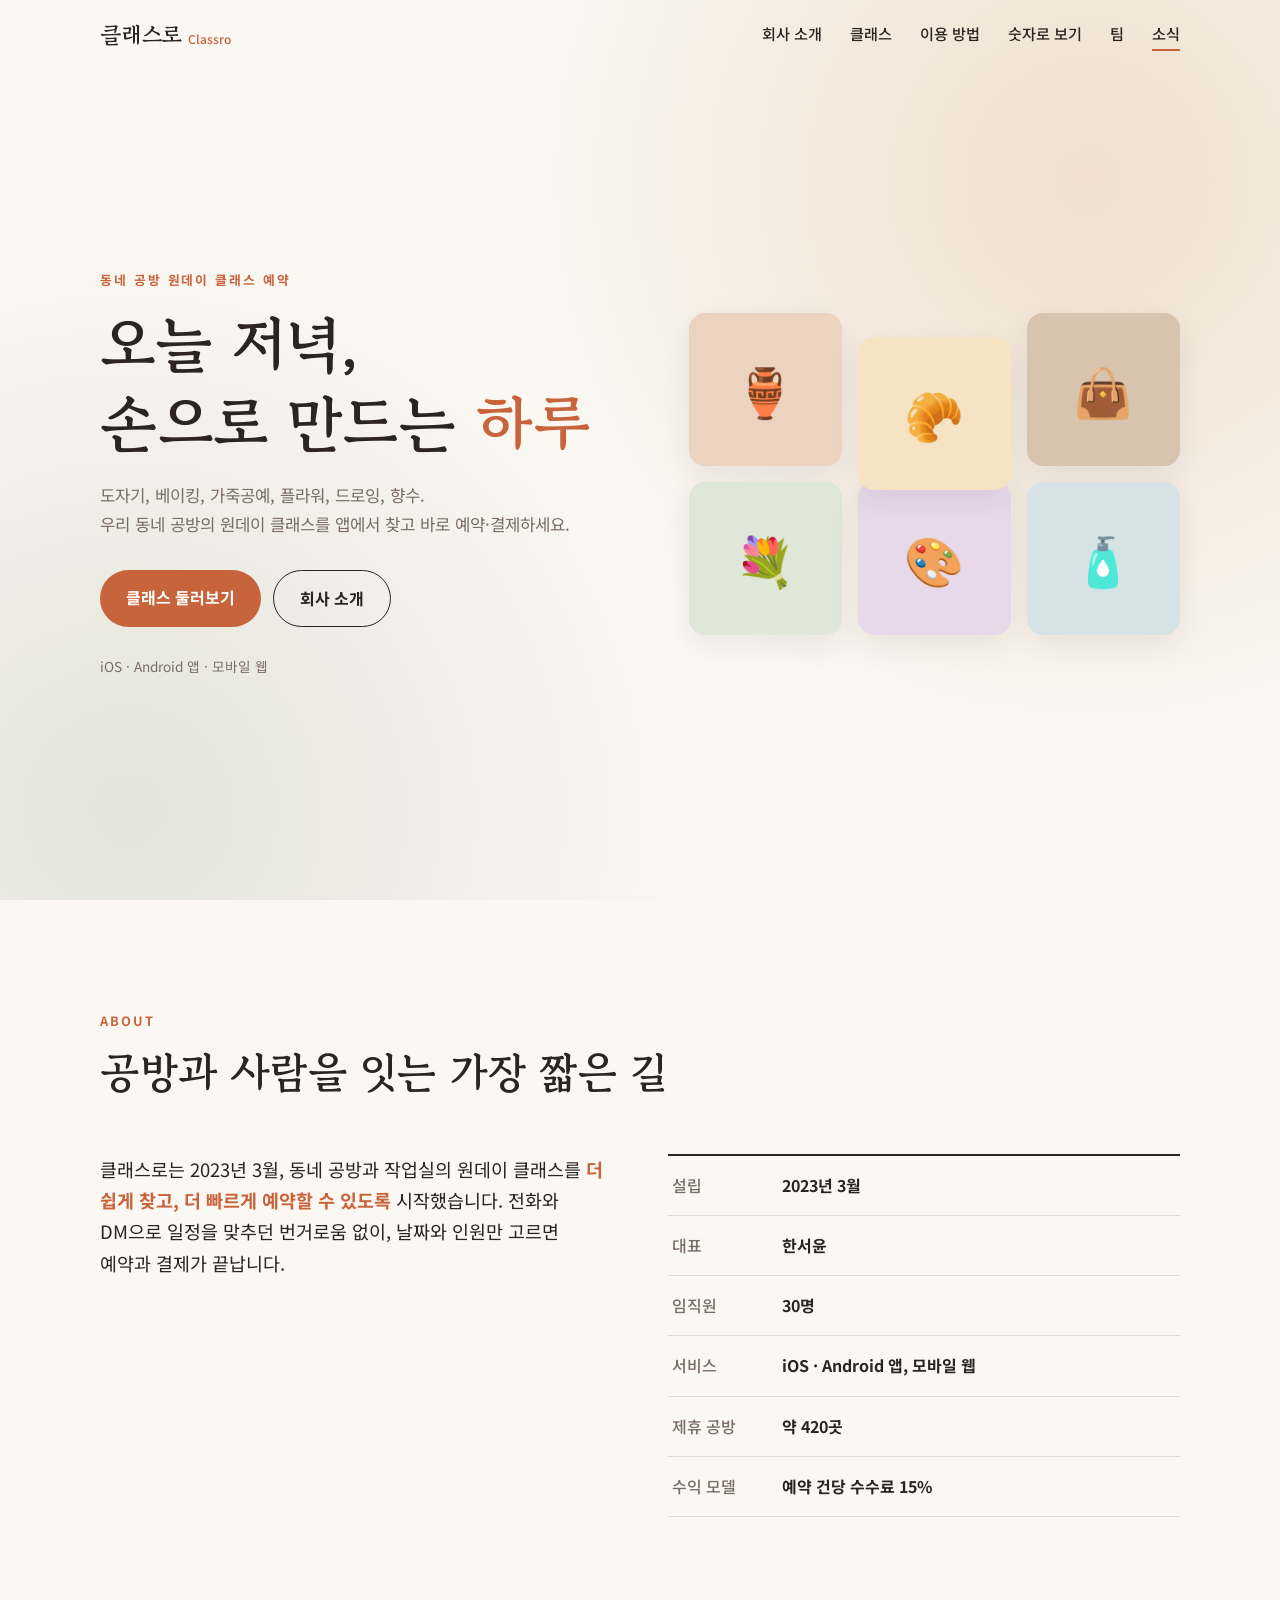
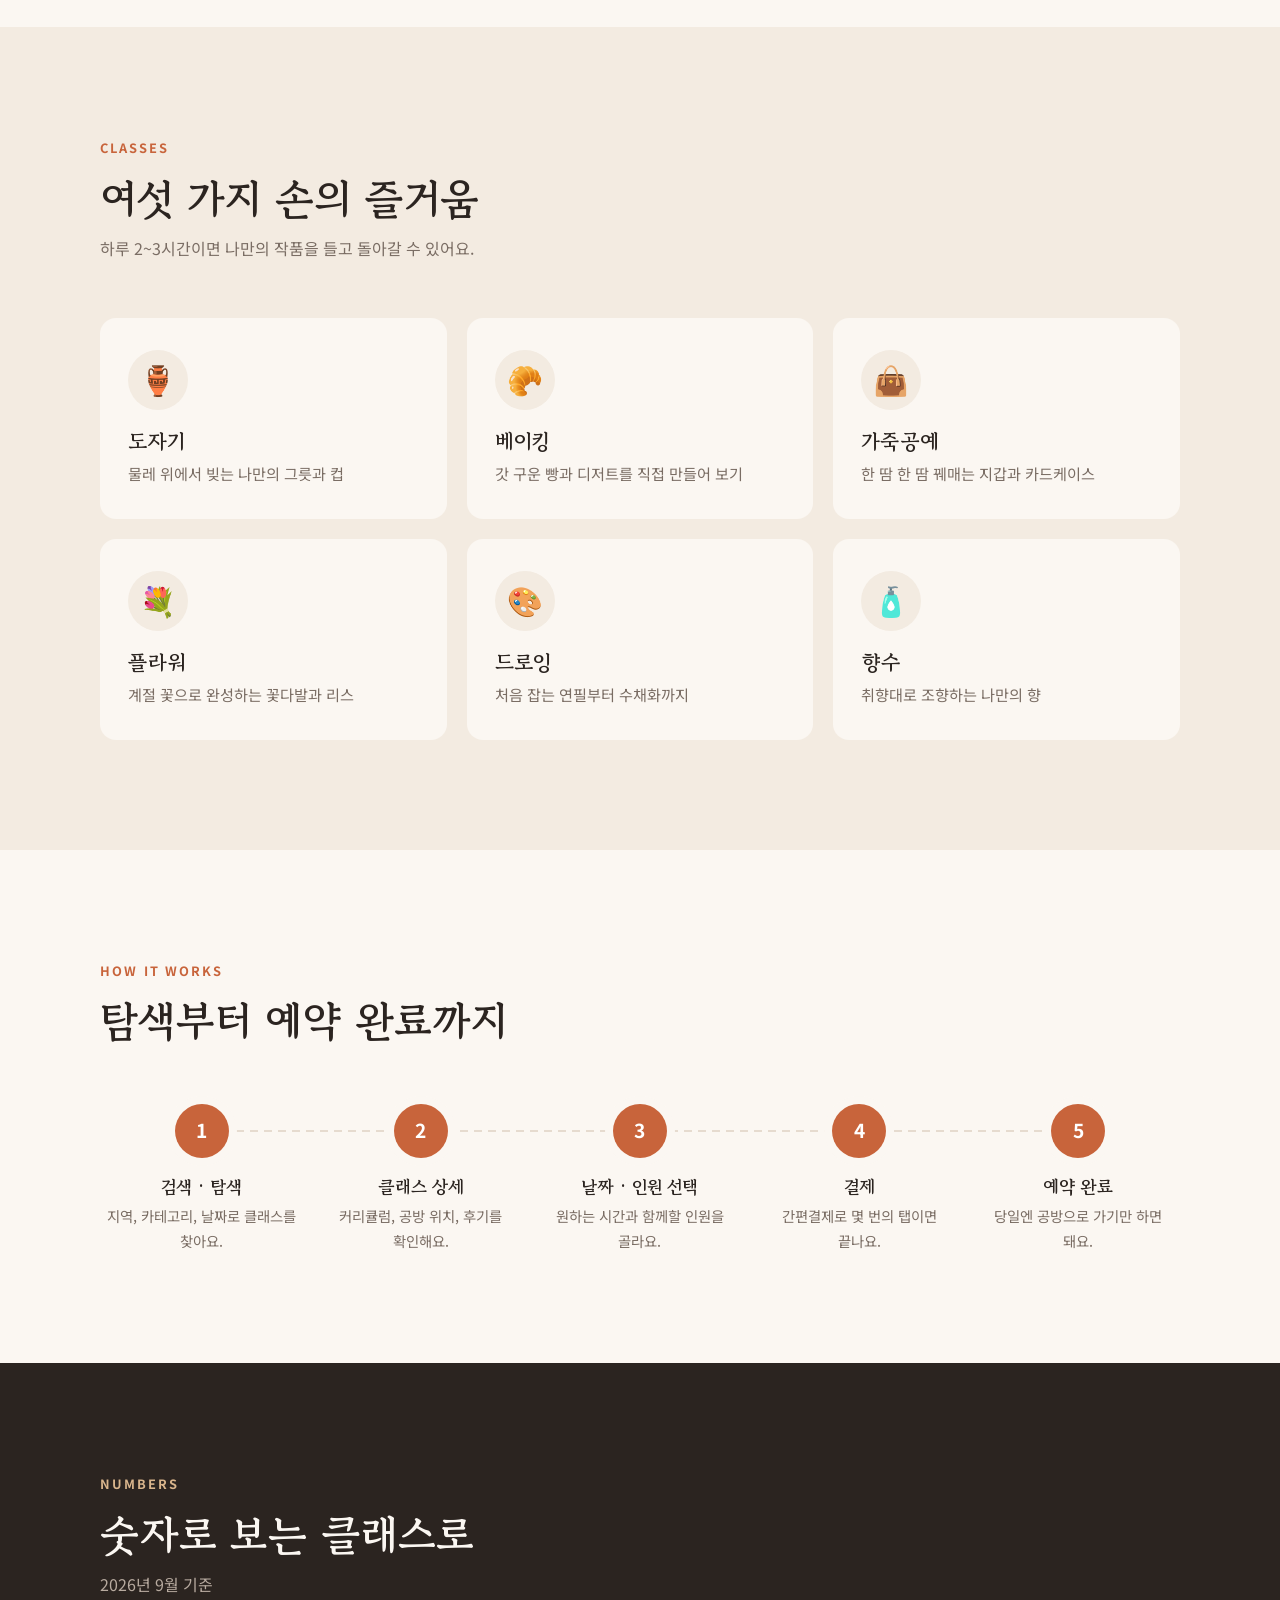
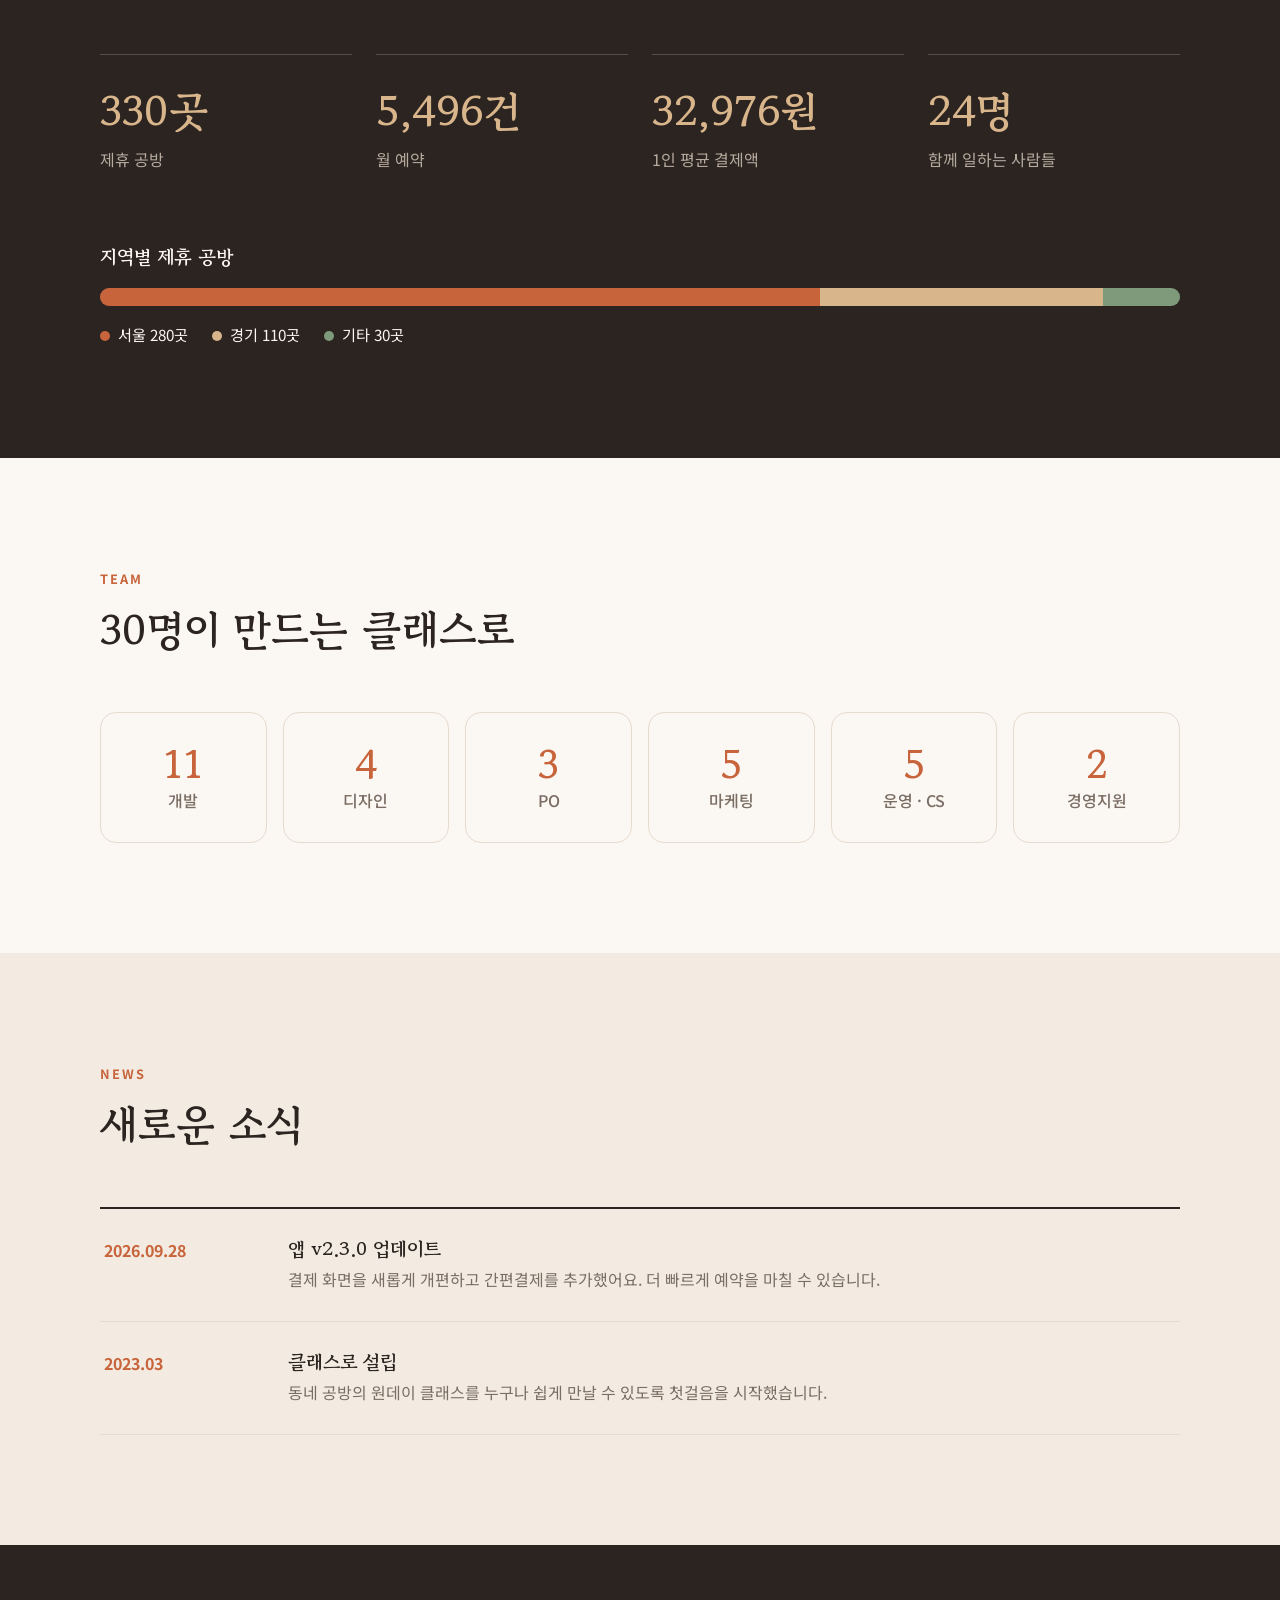
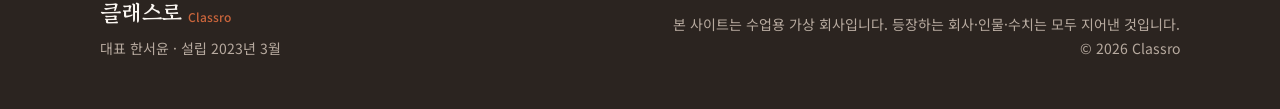
<file: index.html>
<!DOCTYPE html>
<html lang="ko">
<head>
  <meta charset="UTF-8">
  <meta name="viewport" content="width=device-width, initial-scale=1.0">
  <title>클래스로 Classro | 동네 공방 원데이 클래스 예약</title>
  <meta name="description" content="동네 공방·작업실의 원데이 클래스를 앱에서 찾고 바로 예약·결제하는 서비스, 클래스로.">
  <link rel="preconnect" href="https://fonts.googleapis.com">
  <link rel="preconnect" href="https://fonts.gstatic.com" crossorigin>
  <link href="https://fonts.googleapis.com/css2?family=Gowun+Batang:wght@400;700&family=Noto+Sans+KR:wght@400;500;700&display=swap" rel="stylesheet">
  <link rel="stylesheet" href="css/style.css">
</head>
<body>

  <!-- 헤더 -->
  <header class="header" id="header">
    <div class="container header__inner">
      <a href="#top" class="logo">클래스로<span>Classro</span></a>
      <button class="nav-toggle" id="navToggle" aria-label="메뉴 열기" aria-expanded="false">
        <span></span><span></span><span></span>
      </button>
      <nav class="nav" id="nav">
        <a href="#about">회사 소개</a>
        <a href="#classes">클래스</a>
        <a href="#how">이용 방법</a>
        <a href="#numbers">숫자로 보기</a>
        <a href="#team">팀</a>
        <a href="#news">소식</a>
      </nav>
    </div>
  </header>

  <main id="top">
    <!-- 히어로 -->
    <section class="hero">
      <div class="container hero__inner">
        <div class="hero__text reveal">
          <p class="eyebrow">동네 공방 원데이 클래스 예약</p>
          <h1>오늘 저녁,<br>손으로 만드는 <em>하루</em></h1>
          <p class="hero__desc">
            도자기, 베이킹, 가죽공예, 플라워, 드로잉, 향수.<br>
            우리 동네 공방의 원데이 클래스를 앱에서 찾고 바로 예약·결제하세요.
          </p>
          <div class="hero__actions">
            <a href="#classes" class="btn btn--primary">클래스 둘러보기</a>
            <a href="#about" class="btn btn--ghost">회사 소개</a>
          </div>
          <p class="hero__platform">iOS · Android 앱 · 모바일 웹</p>
        </div>
        <div class="hero__visual reveal" aria-hidden="true">
          <div class="tile tile--1">🏺</div>
          <div class="tile tile--2">🥐</div>
          <div class="tile tile--3">👜</div>
          <div class="tile tile--4">💐</div>
          <div class="tile tile--5">🎨</div>
          <div class="tile tile--6">🧴</div>
        </div>
      </div>
    </section>

    <!-- 회사 소개 -->
    <section class="section" id="about">
      <div class="container">
        <div class="section__head reveal">
          <p class="eyebrow">About</p>
          <h2>공방과 사람을 잇는 가장 짧은 길</h2>
        </div>
        <div class="about reveal">
          <p class="about__lead">
            클래스로는 2023년 3월, 동네 공방과 작업실의 원데이 클래스를
            <strong>더 쉽게 찾고, 더 빠르게 예약할 수 있도록</strong> 시작했습니다.
            전화와 DM으로 일정을 맞추던 번거로움 없이, 날짜와 인원만 고르면 예약과 결제가 끝납니다.
          </p>
          <dl class="info-table">
            <div><dt>설립</dt><dd>2023년 3월</dd></div>
            <div><dt>대표</dt><dd>한서윤</dd></div>
            <div><dt>임직원</dt><dd>30명</dd></div>
            <div><dt>서비스</dt><dd>iOS · Android 앱, 모바일 웹</dd></div>
            <div><dt>제휴 공방</dt><dd>약 420곳</dd></div>
            <div><dt>수익 모델</dt><dd>예약 건당 수수료 15%</dd></div>
          </dl>
        </div>
      </div>
    </section>

    <!-- 클래스 카테고리 -->
    <section class="section section--tint" id="classes">
      <div class="container">
        <div class="section__head reveal">
          <p class="eyebrow">Classes</p>
          <h2>여섯 가지 손의 즐거움</h2>
          <p class="section__desc">하루 2~3시간이면 나만의 작품을 들고 돌아갈 수 있어요.</p>
        </div>
        <ul class="category-grid">
          <li class="category reveal"><span class="category__icon">🏺</span><h3>도자기</h3><p>물레 위에서 빚는 나만의 그릇과 컵</p></li>
          <li class="category reveal"><span class="category__icon">🥐</span><h3>베이킹</h3><p>갓 구운 빵과 디저트를 직접 만들어 보기</p></li>
          <li class="category reveal"><span class="category__icon">👜</span><h3>가죽공예</h3><p>한 땀 한 땀 꿰매는 지갑과 카드케이스</p></li>
          <li class="category reveal"><span class="category__icon">💐</span><h3>플라워</h3><p>계절 꽃으로 완성하는 꽃다발과 리스</p></li>
          <li class="category reveal"><span class="category__icon">🎨</span><h3>드로잉</h3><p>처음 잡는 연필부터 수채화까지</p></li>
          <li class="category reveal"><span class="category__icon">🧴</span><h3>향수</h3><p>취향대로 조향하는 나만의 향</p></li>
        </ul>
      </div>
    </section>

    <!-- 이용 방법 -->
    <section class="section" id="how">
      <div class="container">
        <div class="section__head reveal">
          <p class="eyebrow">How it works</p>
          <h2>탐색부터 예약 완료까지</h2>
        </div>
        <ol class="flow">
          <li class="flow__step reveal"><span class="flow__num">1</span><h3>검색 · 탐색</h3><p>지역, 카테고리, 날짜로 클래스를 찾아요.</p></li>
          <li class="flow__step reveal"><span class="flow__num">2</span><h3>클래스 상세</h3><p>커리큘럼, 공방 위치, 후기를 확인해요.</p></li>
          <li class="flow__step reveal"><span class="flow__num">3</span><h3>날짜 · 인원 선택</h3><p>원하는 시간과 함께할 인원을 골라요.</p></li>
          <li class="flow__step reveal"><span class="flow__num">4</span><h3>결제</h3><p>간편결제로 몇 번의 탭이면 끝나요.</p></li>
          <li class="flow__step reveal"><span class="flow__num">5</span><h3>예약 완료</h3><p>당일엔 공방으로 가기만 하면 돼요.</p></li>
        </ol>
      </div>
    </section>

    <!-- 숫자 -->
    <section class="section section--dark" id="numbers">
      <div class="container">
        <div class="section__head reveal">
          <p class="eyebrow">Numbers</p>
          <h2>숫자로 보는 클래스로</h2>
          <p class="section__desc">2026년 9월 기준</p>
        </div>
        <div class="stats">
          <div class="stat reveal">
            <p class="stat__value"><span class="count" data-target="420">0</span>곳</p>
            <p class="stat__label">제휴 공방</p>
          </div>
          <div class="stat reveal">
            <p class="stat__value"><span class="count" data-target="7000">0</span>건</p>
            <p class="stat__label">월 예약</p>
          </div>
          <div class="stat reveal">
            <p class="stat__value"><span class="count" data-target="42000">0</span>원</p>
            <p class="stat__label">1인 평균 결제액</p>
          </div>
          <div class="stat reveal">
            <p class="stat__value"><span class="count" data-target="30">0</span>명</p>
            <p class="stat__label">함께 일하는 사람들</p>
          </div>
        </div>

        <div class="region reveal">
          <h3>지역별 제휴 공방</h3>
          <div class="region__bar" role="img" aria-label="서울 280곳, 경기 110곳, 기타 30곳">
            <span class="region__seg region__seg--seoul" data-width="66.7"></span>
            <span class="region__seg region__seg--gyeonggi" data-width="26.2"></span>
            <span class="region__seg region__seg--etc" data-width="7.1"></span>
          </div>
          <ul class="region__legend">
            <li><i class="dot dot--seoul"></i>서울 280곳</li>
            <li><i class="dot dot--gyeonggi"></i>경기 110곳</li>
            <li><i class="dot dot--etc"></i>기타 30곳</li>
          </ul>
        </div>
      </div>
    </section>

    <!-- 팀 -->
    <section class="section" id="team">
      <div class="container">
        <div class="section__head reveal">
          <p class="eyebrow">Team</p>
          <h2>30명이 만드는 클래스로</h2>
        </div>
        <ul class="team-grid">
          <li class="team reveal"><p class="team__num">11</p><p class="team__name">개발</p></li>
          <li class="team reveal"><p class="team__num">4</p><p class="team__name">디자인</p></li>
          <li class="team reveal"><p class="team__num">3</p><p class="team__name">PO</p></li>
          <li class="team reveal"><p class="team__num">5</p><p class="team__name">마케팅</p></li>
          <li class="team reveal"><p class="team__num">5</p><p class="team__name">운영 · CS</p></li>
          <li class="team reveal"><p class="team__num">2</p><p class="team__name">경영지원</p></li>
        </ul>
      </div>
    </section>

    <!-- 소식 -->
    <section class="section section--tint" id="news">
      <div class="container">
        <div class="section__head reveal">
          <p class="eyebrow">News</p>
          <h2>새로운 소식</h2>
        </div>
        <ul class="news-list">
          <li class="news reveal">
            <time datetime="2026-09-28">2026.09.28</time>
            <div>
              <h3>앱 v2.3.0 업데이트</h3>
              <p>결제 화면을 새롭게 개편하고 간편결제를 추가했어요. 더 빠르게 예약을 마칠 수 있습니다.</p>
            </div>
          </li>
          <li class="news reveal">
            <time datetime="2023-03">2023.03</time>
            <div>
              <h3>클래스로 설립</h3>
              <p>동네 공방의 원데이 클래스를 누구나 쉽게 만날 수 있도록 첫걸음을 시작했습니다.</p>
            </div>
          </li>
        </ul>
      </div>
    </section>
  </main>

  <!-- 푸터 -->
  <footer class="footer">
    <div class="container footer__inner">
      <div>
        <p class="logo logo--footer">클래스로<span>Classro</span></p>
        <p class="footer__info">대표 한서윤 · 설립 2023년 3월</p>
      </div>
      <p class="footer__note">
        본 사이트는 수업용 가상 회사입니다. 등장하는 회사·인물·수치는 모두 지어낸 것입니다.<br>
        &copy; <span id="year"></span> Classro
      </p>
    </div>
  </footer>

  <button class="to-top" id="toTop" aria-label="맨 위로">↑</button>

  <script src="js/main.js"></script>
</body>
</html>
</file>
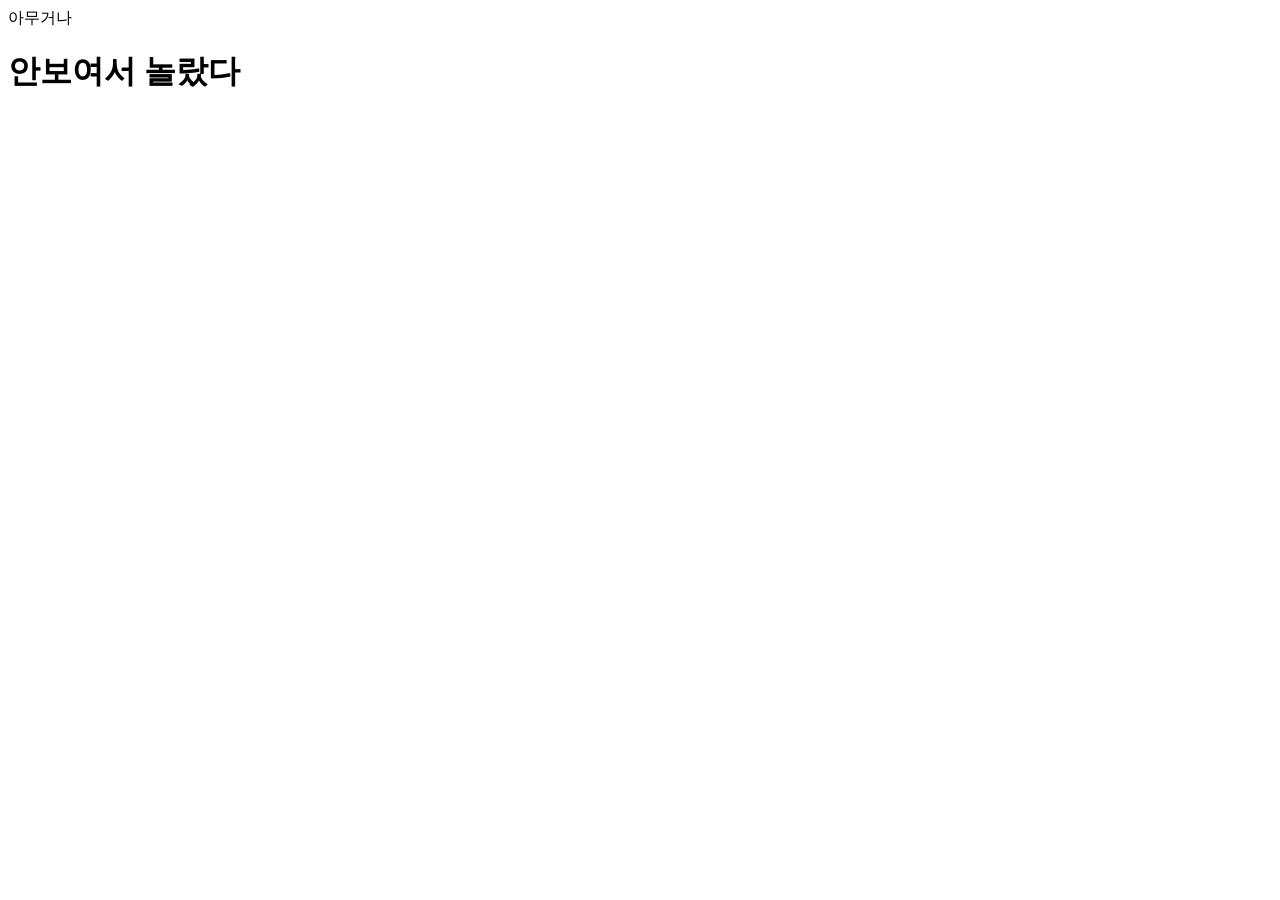
<file: 1.html>
<!DOCTYPE html>
<html lang="en">
<head>
    <meta charset="UTF-8">
    <meta name="viewport" content="width=device-width, initial-scale=1.0">
    <title>Document</title>
</head>
<body>
    아무거나
    <h1>안보여서 놀랐다 </h1>
</body>
</html>
</file>
<file: css/style.css>
/* ===== 기본 설정 ===== */
:root {
  --color-bg: #fbf7f2;
  --color-tint: #f3ebe1;
  --color-text: #2b2420;
  --color-muted: #7a6d64;
  --color-primary: #c8643b;
  --color-primary-dark: #a44e2c;
  --color-sage: #7f9a7a;
  --color-sand: #d9b58c;
  --color-dark: #2b2420;
  --color-line: #e6dbcf;
  --radius: 16px;
  --shadow: 0 10px 30px rgba(43, 36, 32, 0.08);
  --font-serif: "Gowun Batang", serif;
  --font-sans: "Noto Sans KR", -apple-system, BlinkMacSystemFont, sans-serif;
  --header-h: 68px;
}

* { box-sizing: border-box; margin: 0; padding: 0; }

html { scroll-behavior: smooth; scroll-padding-top: var(--header-h); }

body {
  font-family: var(--font-sans);
  color: var(--color-text);
  background: var(--color-bg);
  line-height: 1.7;
  word-break: keep-all;
  -webkit-font-smoothing: antialiased;
}

a { color: inherit; text-decoration: none; }
ul, ol { list-style: none; }

.container {
  width: 100%;
  max-width: 1120px;
  margin: 0 auto;
  padding: 0 20px;
}

.eyebrow {
  font-size: 0.8rem;
  font-weight: 700;
  letter-spacing: 0.15em;
  text-transform: uppercase;
  color: var(--color-primary);
  margin-bottom: 12px;
}

h1, h2, h3 { font-family: var(--font-serif); line-height: 1.3; }

/* ===== 버튼 ===== */
.btn {
  display: inline-block;
  padding: 14px 26px;
  border-radius: 999px;
  font-weight: 700;
  transition: background 0.2s, color 0.2s, transform 0.2s;
}
.btn:hover { transform: translateY(-2px); }
.btn--primary { background: var(--color-primary); color: #fff; }
.btn--primary:hover { background: var(--color-primary-dark); }
.btn--ghost { border: 1.5px solid var(--color-text); }
.btn--ghost:hover { background: var(--color-text); color: var(--color-bg); }

/* ===== 헤더 ===== */
.header {
  position: fixed;
  inset: 0 0 auto 0;
  height: var(--header-h);
  z-index: 100;
  transition: background 0.3s, box-shadow 0.3s;
}
.header.is-scrolled {
  background: rgba(251, 247, 242, 0.92);
  backdrop-filter: blur(10px);
  box-shadow: 0 1px 0 var(--color-line);
}
.header__inner {
  height: 100%;
  display: flex;
  align-items: center;
  justify-content: space-between;
}

.logo {
  font-family: var(--font-serif);
  font-size: 1.4rem;
  font-weight: 700;
}
.logo span {
  margin-left: 6px;
  font-family: var(--font-sans);
  font-size: 0.75rem;
  font-weight: 500;
  color: var(--color-primary);
}

.nav { display: flex; gap: 28px; }
.nav a {
  font-size: 0.95rem;
  font-weight: 500;
  position: relative;
}
.nav a::after {
  content: "";
  position: absolute;
  left: 0; bottom: -4px;
  width: 0; height: 2px;
  background: var(--color-primary);
  transition: width 0.25s;
}
.nav a:hover::after,
.nav a.is-active::after { width: 100%; }

.nav-toggle {
  display: none;
  width: 40px; height: 40px;
  background: none;
  border: none;
  cursor: pointer;
  flex-direction: column;
  justify-content: center;
  gap: 5px;
}
.nav-toggle span {
  display: block;
  width: 22px; height: 2px;
  margin: 0 auto;
  background: var(--color-text);
  transition: transform 0.3s, opacity 0.3s;
}
.nav-toggle.is-open span:nth-child(1) { transform: translateY(7px) rotate(45deg); }
.nav-toggle.is-open span:nth-child(2) { opacity: 0; }
.nav-toggle.is-open span:nth-child(3) { transform: translateY(-7px) rotate(-45deg); }

/* ===== 히어로 ===== */
.hero {
  min-height: 100vh;
  display: flex;
  align-items: center;
  padding: calc(var(--header-h) + 40px) 0 60px;
  background:
    radial-gradient(circle at 85% 20%, rgba(217, 181, 140, 0.35), transparent 45%),
    radial-gradient(circle at 10% 90%, rgba(127, 154, 122, 0.2), transparent 40%);
}
.hero__inner {
  display: grid;
  grid-template-columns: 1.1fr 1fr;
  align-items: center;
  gap: 48px;
}
.hero h1 {
  font-size: clamp(2.4rem, 5vw, 3.8rem);
  margin-bottom: 20px;
}
.hero h1 em {
  font-style: normal;
  color: var(--color-primary);
}
.hero__desc {
  color: var(--color-muted);
  font-size: 1.05rem;
  margin-bottom: 32px;
}
.hero__actions { display: flex; flex-wrap: wrap; gap: 12px; }
.hero__platform {
  margin-top: 28px;
  font-size: 0.85rem;
  color: var(--color-muted);
}

.hero__visual {
  display: grid;
  grid-template-columns: repeat(3, 1fr);
  gap: 16px;
}
.tile {
  aspect-ratio: 1;
  border-radius: var(--radius);
  display: grid;
  place-items: center;
  font-size: clamp(2rem, 4vw, 3rem);
  box-shadow: var(--shadow);
  animation: float 6s ease-in-out infinite;
}
.tile--1 { background: #ecd3c0; }
.tile--2 { background: #f5e3c4; animation-delay: -1s; transform: translateY(24px); }
.tile--3 { background: #d8c3ae; animation-delay: -2s; }
.tile--4 { background: #dfe7d8; animation-delay: -3s; }
.tile--5 { background: #e8d9ea; animation-delay: -4s; }
.tile--6 { background: #d6e3e6; animation-delay: -5s; }

@keyframes float {
  0%, 100% { translate: 0 0; }
  50% { translate: 0 -10px; }
}

/* ===== 공통 섹션 ===== */
.section { padding: 110px 0; }
.section--tint { background: var(--color-tint); }
.section--dark { background: var(--color-dark); color: var(--color-bg); }
.section--dark .eyebrow { color: var(--color-sand); }

.section__head { margin-bottom: 56px; }
.section__head h2 { font-size: clamp(1.8rem, 3.5vw, 2.6rem); }
.section__desc { margin-top: 10px; color: var(--color-muted); }
.section--dark .section__desc { color: #b7aa9f; }

/* ===== 회사 소개 ===== */
.about {
  display: grid;
  grid-template-columns: 1fr 1fr;
  gap: 56px;
  align-items: start;
}
.about__lead { font-size: 1.15rem; }
.about__lead strong { color: var(--color-primary); }

.info-table {
  border-top: 2px solid var(--color-text);
}
.info-table div {
  display: grid;
  grid-template-columns: 110px 1fr;
  padding: 16px 4px;
  border-bottom: 1px solid var(--color-line);
}
.info-table dt { color: var(--color-muted); font-weight: 500; }
.info-table dd { font-weight: 700; }

/* ===== 카테고리 ===== */
.category-grid {
  display: grid;
  grid-template-columns: repeat(3, 1fr);
  gap: 20px;
}
.category {
  background: var(--color-bg);
  border-radius: var(--radius);
  padding: 32px 28px;
  transition: transform 0.25s, box-shadow 0.25s;
}
.category:hover {
  transform: translateY(-6px);
  box-shadow: var(--shadow);
}
.category__icon {
  display: inline-grid;
  place-items: center;
  width: 60px; height: 60px;
  border-radius: 50%;
  background: var(--color-tint);
  font-size: 1.8rem;
  margin-bottom: 18px;
}
.category h3 { font-size: 1.3rem; margin-bottom: 6px; }
.category p { color: var(--color-muted); font-size: 0.95rem; }

/* ===== 이용 흐름 ===== */
.flow {
  display: grid;
  grid-template-columns: repeat(5, 1fr);
  gap: 16px;
  position: relative;
}
.flow::before {
  content: "";
  position: absolute;
  top: 26px; left: 10%; right: 10%;
  height: 2px;
  background: repeating-linear-gradient(90deg, var(--color-line) 0 8px, transparent 8px 14px);
}
.flow__step { position: relative; text-align: center; padding: 0 6px; }
.flow__num {
  display: inline-grid;
  place-items: center;
  width: 54px; height: 54px;
  border-radius: 50%;
  background: var(--color-primary);
  color: #fff;
  font-weight: 700;
  font-size: 1.2rem;
  margin-bottom: 18px;
  box-shadow: 0 0 0 8px var(--color-bg);
}
.flow__step h3 { font-size: 1.1rem; margin-bottom: 6px; }
.flow__step p { color: var(--color-muted); font-size: 0.9rem; }

/* ===== 숫자 ===== */
.stats {
  display: grid;
  grid-template-columns: repeat(4, 1fr);
  gap: 24px;
  margin-bottom: 72px;
}
.stat {
  border-top: 1px solid rgba(251, 247, 242, 0.2);
  padding-top: 20px;
}
.stat__value {
  font-family: var(--font-serif);
  font-size: clamp(1.8rem, 3.5vw, 2.6rem);
  font-weight: 700;
  color: var(--color-sand);
}
.stat__label { color: #b7aa9f; }

.region h3 { font-size: 1.2rem; margin-bottom: 18px; }
.region__bar {
  display: flex;
  height: 18px;
  border-radius: 999px;
  overflow: hidden;
  background: rgba(251, 247, 242, 0.1);
}
.region__seg {
  width: 0;
  transition: width 1.2s cubic-bezier(0.22, 1, 0.36, 1);
}
.region__seg--seoul, .dot--seoul { background: var(--color-primary); }
.region__seg--gyeonggi, .dot--gyeonggi { background: var(--color-sand); }
.region__seg--etc, .dot--etc { background: var(--color-sage); }
.region__legend {
  display: flex;
  flex-wrap: wrap;
  gap: 24px;
  margin-top: 16px;
  font-size: 0.95rem;
}
.dot {
  display: inline-block;
  width: 10px; height: 10px;
  border-radius: 50%;
  margin-right: 8px;
}

/* ===== 팀 ===== */
.team-grid {
  display: grid;
  grid-template-columns: repeat(6, 1fr);
  gap: 16px;
}
.team {
  text-align: center;
  padding: 28px 12px;
  border: 1px solid var(--color-line);
  border-radius: var(--radius);
  transition: border-color 0.25s, background 0.25s;
}
.team:hover { border-color: var(--color-primary); background: #fff; }
.team__num {
  font-family: var(--font-serif);
  font-size: 2.4rem;
  font-weight: 700;
  color: var(--color-primary);
  line-height: 1.2;
}
.team__name { color: var(--color-muted); font-weight: 500; }

/* ===== 소식 ===== */
.news-list { border-top: 2px solid var(--color-text); }
.news {
  display: grid;
  grid-template-columns: 160px 1fr;
  gap: 24px;
  padding: 28px 4px;
  border-bottom: 1px solid var(--color-line);
}
.news time { color: var(--color-primary); font-weight: 700; }
.news h3 { font-size: 1.2rem; margin-bottom: 4px; }
.news p { color: var(--color-muted); }

/* ===== 푸터 ===== */
.footer {
  padding: 48px 0;
  background: var(--color-dark);
  color: #b7aa9f;
  font-size: 0.875rem;
}
.footer__inner {
  display: flex;
  justify-content: space-between;
  align-items: flex-end;
  gap: 24px;
  flex-wrap: wrap;
}
.logo--footer { color: var(--color-bg); margin-bottom: 6px; }
.footer__note { text-align: right; }

/* ===== 맨 위로 버튼 ===== */
.to-top {
  position: fixed;
  right: 20px; bottom: 20px;
  width: 48px; height: 48px;
  border-radius: 50%;
  border: none;
  background: var(--color-primary);
  color: #fff;
  font-size: 1.2rem;
  cursor: pointer;
  box-shadow: var(--shadow);
  opacity: 0;
  pointer-events: none;
  transition: opacity 0.3s;
}
.to-top.is-visible { opacity: 1; pointer-events: auto; }

/* ===== 스크롤 등장 애니메이션 ===== */
.reveal {
  opacity: 0;
  transform: translateY(24px);
  transition: opacity 0.7s ease, transform 0.7s ease;
}
.reveal.is-visible { opacity: 1; transform: none; }

@media (prefers-reduced-motion: reduce) {
  html { scroll-behavior: auto; }
  .reveal { opacity: 1; transform: none; transition: none; }
  .tile { animation: none; }
}

/* ===== 반응형 ===== */
@media (max-width: 960px) {
  .hero__inner, .about { grid-template-columns: 1fr; }
  .hero__visual { max-width: 420px; }
  .category-grid { grid-template-columns: repeat(2, 1fr); }
  .stats { grid-template-columns: repeat(2, 1fr); }
  .team-grid { grid-template-columns: repeat(3, 1fr); }
  .flow { grid-template-columns: 1fr; gap: 28px; }
  .flow::before { display: none; }
  .flow__step {
    display: grid;
    grid-template-columns: 54px 1fr;
    column-gap: 18px;
    text-align: left;
  }
  .flow__num { grid-row: span 2; margin-bottom: 0; }
}

@media (max-width: 768px) {
  .nav-toggle { display: flex; }
  .nav {
    position: fixed;
    top: var(--header-h); left: 0; right: 0;
    flex-direction: column;
    gap: 0;
    background: var(--color-bg);
    border-bottom: 1px solid var(--color-line);
    max-height: 0;
    overflow: hidden;
    transition: max-height 0.35s ease;
  }
  .nav.is-open { max-height: 400px; }
  .nav a { padding: 16px 20px; border-top: 1px solid var(--color-line); }
  .nav a::after { display: none; }
  .header:has(.nav.is-open) { background: var(--color-bg); }

  .section { padding: 80px 0; }
  .news { grid-template-columns: 1fr; gap: 6px; }
  .footer__note { text-align: left; }
}

@media (max-width: 480px) {
  .category-grid { grid-template-columns: 1fr; }
  .team-grid { grid-template-columns: repeat(2, 1fr); }
  .stats { gap: 20px; }
}
</file>
